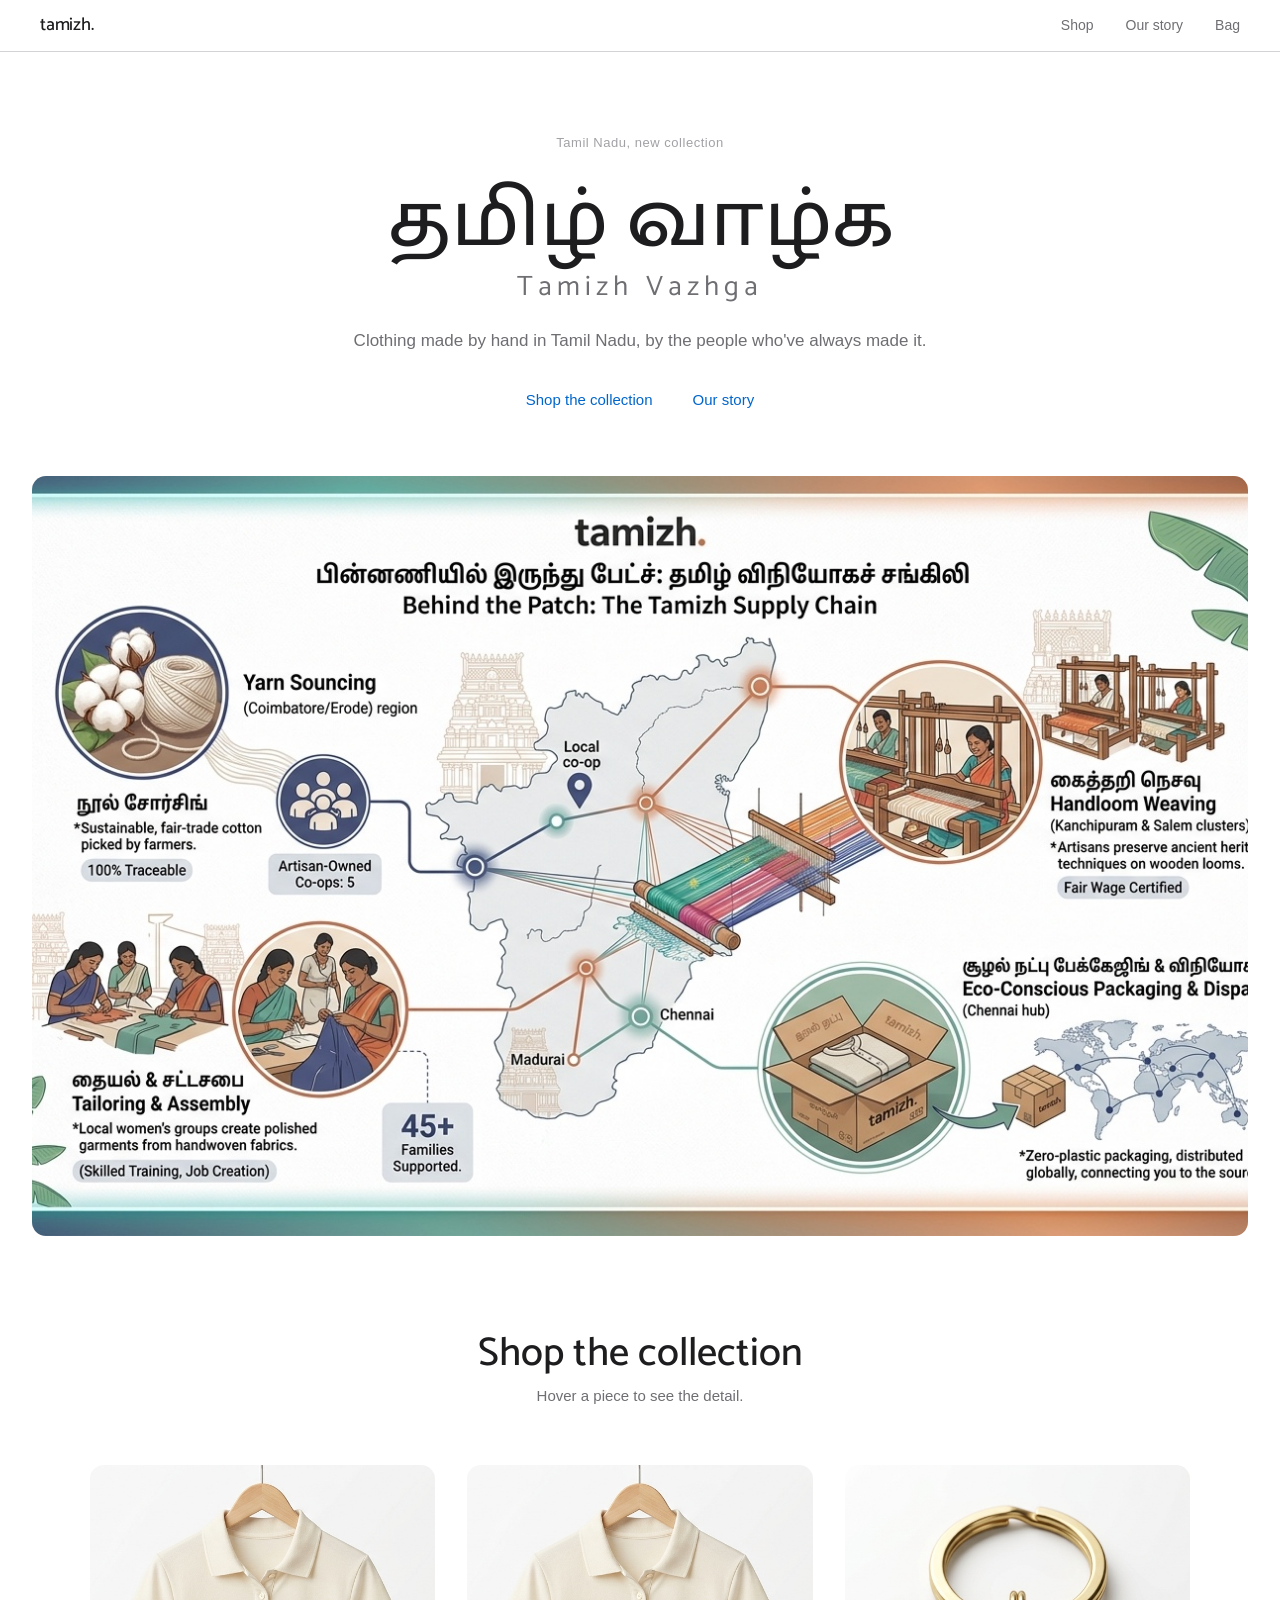
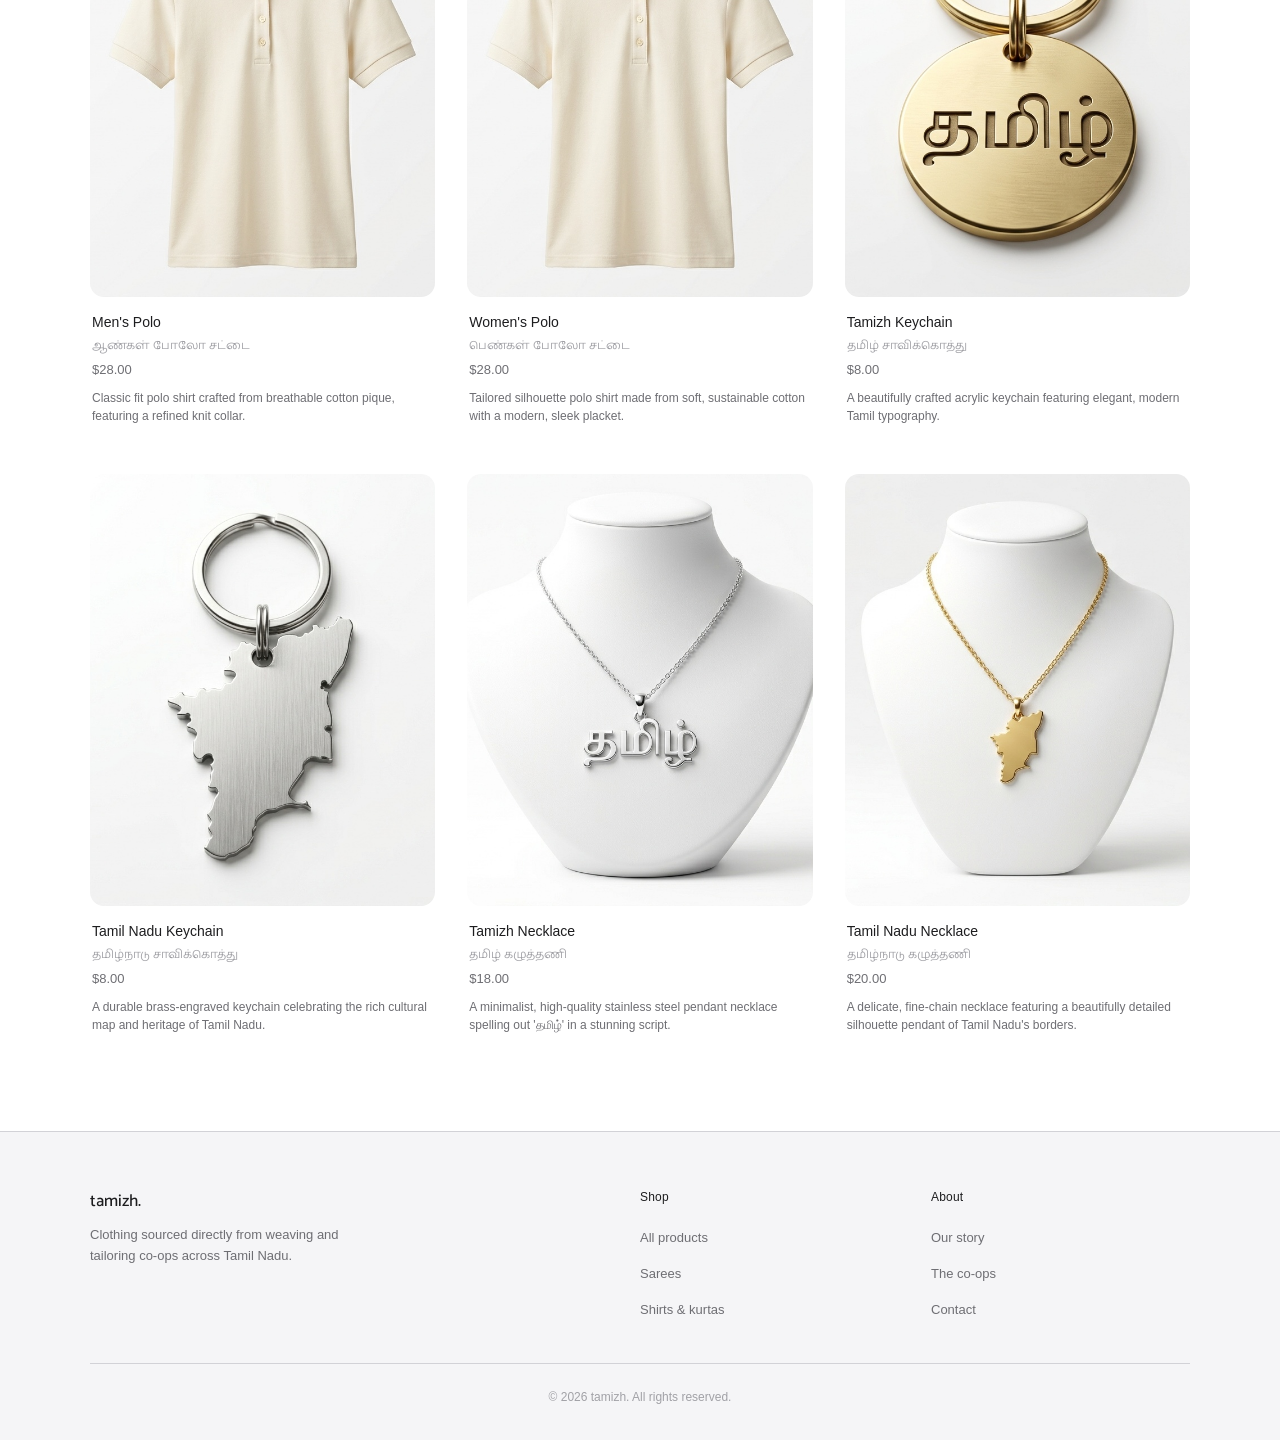
<file: index.html>
<!DOCTYPE html>
<html lang="en">
<head>
  <meta charset="UTF-8">
  <meta name="viewport" content="width=device-width, initial-scale=1.0">
  <meta name="description" content="tamizh. — clothing made by hand in Tamil Nadu, sourced directly from weaving and tailoring co-ops.">
  <title>tamizh. — Clothing from Tamil Nadu</title>
  <link rel="preconnect" href="https://fonts.googleapis.com">
  <link rel="preconnect" href="https://fonts.gstatic.com" crossorigin>
  <link href="https://fonts.googleapis.com/css2?family=Catamaran:wght@400;500&display=swap" rel="stylesheet">
  <link rel="stylesheet" href="styles.css">
</head>
<body>

  <!-- ============ Navigation ============ -->
  <nav class="nav" aria-label="Main navigation">
    <a href="index.html" class="nav-wordmark">tamizh.</a>
    <ul class="nav-links" role="list">
      <li><a href="#shop">Shop</a></li>
      <li><a href="our-story.html">Our story</a></li>
      <li><a href="bag.html">Bag</a></li>
    </ul>
  </nav>

  <main>

    <!-- ============ Hero ============ -->
    <header class="hero">
      <p class="hero-eyebrow">Tamil Nadu, new collection</p>

      <h1 class="hero-headline">
        <span class="line-tamil" lang="ta">தமிழ் வாழ்க</span>
        <span class="line-english" lang="en">Tamizh Vazhga</span>
      </h1>

      <p class="hero-subhead">
        Clothing made by hand in Tamil Nadu, by the people who've always made it.
      </p>

      <div class="hero-ctas">
        <a href="#shop">Shop the collection</a>
        <a href="our-story.html">Our story</a>
      </div>

      <div class="hero-image-wrap">
        <img
          src="images/hero-home.jpg"
          alt="Weavers at their handlooms inside a bright co-op shed in Tamil Nadu, coloured threads stretched across the frame"
          width="2400"
          height="1500">
      </div>
    </header>

    <!-- ============ Shop ============ -->
    <section class="shop" id="shop" aria-labelledby="shop-heading">
      <div class="section-header">
        <h2 class="section-title" id="shop-heading">Shop the collection</h2>
        <p class="section-subtitle">Hover a piece to see the detail.</p>
      </div>

      <div class="product-grid">

        <!-- Men's Polo -->
        <article class="product-card" tabindex="0">
          <div class="card-flip">
            <div class="card-inner">
              <div class="card-face front">
                <img
                  src="images/product-mens-polo.jpg"
                  alt="Men's polo shirt in a classic solid colour, flat lay on a plain white surface showing the knit collar and placket"
                  width="1200"
                  height="1500"
                  loading="lazy">
              </div>
              <div class="card-face back">
                <img
                  src="images/product-mens-polo-detail.jpg"
                  alt="Close-up of the men's polo cotton pique fabric, showing the fine knit texture and refined collar stitching"
                  width="1200"
                  height="1500"
                  loading="lazy">
              </div>
            </div>
          </div>
          <div class="card-meta">
            <p class="card-name">
              Men's Polo
              <span class="card-name-ta" lang="ta">ஆண்கள் போலோ சட்டை</span>
            </p>
            <p class="card-price">$28.00</p>
            <p class="card-desc">Classic fit polo shirt crafted from breathable cotton pique, featuring a refined knit collar.</p>
          </div>
        </article>

        <!-- Women's Polo -->
        <article class="product-card" tabindex="0">
          <div class="card-flip">
            <div class="card-inner">
              <div class="card-face front">
                <img
                  src="images/product-womens-polo.jpg"
                  alt="Women's polo shirt in a clean, tailored silhouette with a sleek placket, against a plain background"
                  width="1200"
                  height="1500"
                  loading="lazy">
              </div>
              <div class="card-face back">
                <img
                  src="images/product-womens-polo-detail.jpg"
                  alt="Close-up of the women's polo sustainable cotton fabric, showing the soft weave and modern placket detail"
                  width="1200"
                  height="1500"
                  loading="lazy">
              </div>
            </div>
          </div>
          <div class="card-meta">
            <p class="card-name">
              Women's Polo
              <span class="card-name-ta" lang="ta">பெண்கள் போலோ சட்டை</span>
            </p>
            <p class="card-price">$28.00</p>
            <p class="card-desc">Tailored silhouette polo shirt made from soft, sustainable cotton with a modern, sleek placket.</p>
          </div>
        </article>

        <!-- Tamizh Keychain -->
        <article class="product-card" tabindex="0">
          <div class="card-flip">
            <div class="card-inner">
              <div class="card-face front">
                <img
                  src="images/product-tamizh-keychain.jpg"
                  alt="Acrylic keychain with the word 'தமிழ்' rendered in elegant modern Tamil script, on a plain surface"
                  width="1200"
                  height="1500"
                  loading="lazy">
              </div>
              <div class="card-face back">
                <img
                  src="images/product-tamizh-keychain-detail.jpg"
                  alt="Close-up of the Tamizh keychain showing the precision-cut acrylic edges and the Tamil typography detail"
                  width="1200"
                  height="1500"
                  loading="lazy">
              </div>
            </div>
          </div>
          <div class="card-meta">
            <p class="card-name">
              Tamizh Keychain
              <span class="card-name-ta" lang="ta">தமிழ் சாவிக்கொத்து</span>
            </p>
            <p class="card-price">$8.00</p>
            <p class="card-desc">A beautifully crafted acrylic keychain featuring elegant, modern Tamil typography.</p>
          </div>
        </article>

        <!-- Tamil Nadu Keychain -->
        <article class="product-card" tabindex="0">
          <div class="card-flip">
            <div class="card-inner">
              <div class="card-face front">
                <img
                  src="images/product-tamilnadu-keychain.jpg"
                  alt="Brass-engraved keychain showing a map silhouette of Tamil Nadu, laid on a plain surface"
                  width="1200"
                  height="1500"
                  loading="lazy">
              </div>
              <div class="card-face back">
                <img
                  src="images/product-tamilnadu-keychain-detail.jpg"
                  alt="Close-up of the Tamil Nadu keychain showing the engraved brass detail and map outline"
                  width="1200"
                  height="1500"
                  loading="lazy">
              </div>
            </div>
          </div>
          <div class="card-meta">
            <p class="card-name">
              Tamil Nadu Keychain
              <span class="card-name-ta" lang="ta">தமிழ்நாடு சாவிக்கொத்து</span>
            </p>
            <p class="card-price">$8.00</p>
            <p class="card-desc">A durable brass-engraved keychain celebrating the rich cultural map and heritage of Tamil Nadu.</p>
          </div>
        </article>

        <!-- Tamizh Necklace -->
        <article class="product-card" tabindex="0">
          <div class="card-flip">
            <div class="card-inner">
              <div class="card-face front">
                <img
                  src="images/product-tamizh-necklace.jpg"
                  alt="Minimalist stainless steel pendant necklace spelling 'தமிழ்' in Tamil script, against a plain background"
                  width="1200"
                  height="1500"
                  loading="lazy">
              </div>
              <div class="card-face back">
                <img
                  src="images/product-tamizh-necklace-detail.jpg"
                  alt="Close-up of the Tamizh necklace pendant showing the fine stainless steel finish and Tamil script lettering"
                  width="1200"
                  height="1500"
                  loading="lazy">
              </div>
            </div>
          </div>
          <div class="card-meta">
            <p class="card-name">
              Tamizh Necklace
              <span class="card-name-ta" lang="ta">தமிழ் கழுத்தணி</span>
            </p>
            <p class="card-price">$18.00</p>
            <p class="card-desc">A minimalist, high-quality stainless steel pendant necklace spelling out 'தமிழ்' in a stunning script.</p>
          </div>
        </article>

        <!-- Tamil Nadu Necklace -->
        <article class="product-card" tabindex="0">
          <div class="card-flip">
            <div class="card-inner">
              <div class="card-face front">
                <img
                  src="images/product-tamilnadu-necklace.jpg"
                  alt="Fine-chain necklace with a detailed Tamil Nadu map silhouette pendant, laid flat on a plain surface"
                  width="1200"
                  height="1500"
                  loading="lazy">
              </div>
              <div class="card-face back">
                <img
                  src="images/product-tamilnadu-necklace-detail.jpg"
                  alt="Close-up of the Tamil Nadu necklace pendant showing the intricate border silhouette and delicate chain"
                  width="1200"
                  height="1500"
                  loading="lazy">
              </div>
            </div>
          </div>
          <div class="card-meta">
            <p class="card-name">
              Tamil Nadu Necklace
              <span class="card-name-ta" lang="ta">தமிழ்நாடு கழுத்தணி</span>
            </p>
            <p class="card-price">$20.00</p>
            <p class="card-desc">A delicate, fine-chain necklace featuring a beautifully detailed silhouette pendant of Tamil Nadu's borders.</p>
          </div>
        </article>

      </div><!-- /.product-grid -->
    </section>

  </main>

  <!-- ============ Footer ============ -->
  <footer>
    <div class="footer-inner">
      <div class="footer-brand">
        <span class="wordmark">tamizh.</span>
        <p>Clothing sourced directly from weaving and tailoring co-ops across Tamil Nadu.</p>
      </div>

      <nav class="footer-col" aria-label="Shop links">
        <h4>Shop</h4>
        <ul role="list">
          <li><a href="index.html#shop">All products</a></li>
          <li><a href="index.html#shop">Sarees</a></li>
          <li><a href="index.html#shop">Shirts &amp; kurtas</a></li>
        </ul>
      </nav>

      <nav class="footer-col" aria-label="About links">
        <h4>About</h4>
        <ul role="list">
          <li><a href="our-story.html">Our story</a></li>
          <li><a href="our-story.html">The co-ops</a></li>
          <li><a href="mailto:hello@tamizh.in">Contact</a></li>
        </ul>
      </nav>
    </div>
    <p class="footer-copy">&copy; 2026 tamizh. All rights reserved.</p>
  </footer>

  <script src="script.js"></script>
</body>
</html>
</file>
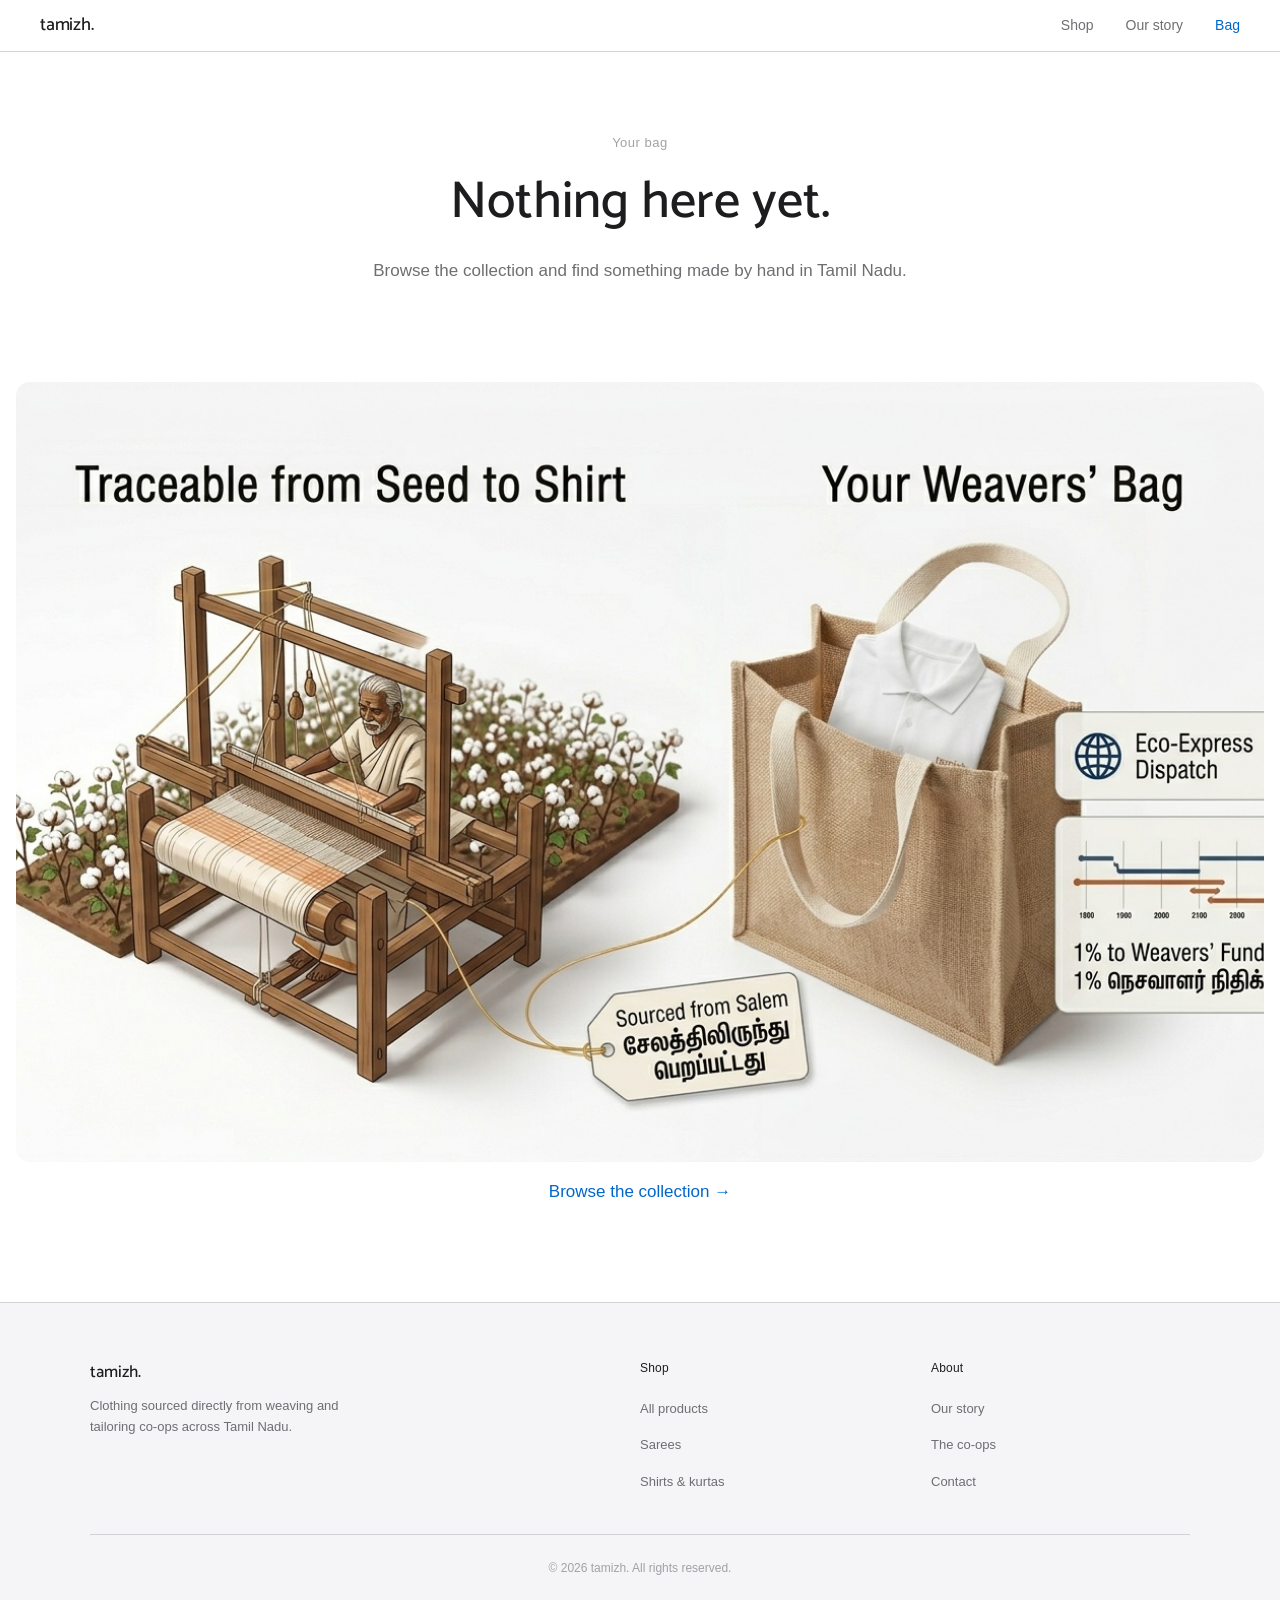
<file: bag.html>
<!DOCTYPE html>
<html lang="en">
<head>
  <meta charset="UTF-8">
  <meta name="viewport" content="width=device-width, initial-scale=1.0">
  <meta name="description" content="Your bag — tamizh.">
  <title>Bag — tamizh.</title>
  <link rel="preconnect" href="https://fonts.googleapis.com">
  <link rel="preconnect" href="https://fonts.gstatic.com" crossorigin>
  <link href="https://fonts.googleapis.com/css2?family=Catamaran:wght@400;500&display=swap" rel="stylesheet">
  <link rel="stylesheet" href="styles.css">
</head>
<body>

  <!-- ============ Navigation ============ -->
  <nav class="nav" aria-label="Main navigation">
    <a href="index.html" class="nav-wordmark">tamizh.</a>
    <ul class="nav-links" role="list">
      <li><a href="index.html#shop">Shop</a></li>
      <li><a href="our-story.html">Our story</a></li>
      <li><a href="bag.html" aria-current="page">Bag</a></li>
    </ul>
  </nav>

  <main>

    <!-- ============ Header ============ -->
    <header class="story-header">
      <p class="story-eyebrow">Your bag</p>
      <h1 class="story-headline">Nothing here yet.</h1>
      <p class="story-subhead">
        Browse the collection and find something made by hand in Tamil Nadu.
      </p>
    </header>

    <!-- ============ Hero Image ============ -->
    <div class="story-hero-wrap">
      <img
        src="images/hero-bag.jpg"
        alt="Handwoven cotton tote and folded garments arranged on a plain surface, representing the tamizh. collection"
        width="1408"
        height="768">
    </div>

    <!-- ============ CTA ============ -->
    <div class="story-closing">
      <a href="index.html#shop">Browse the collection →</a>
    </div>

  </main>

  <!-- ============ Footer ============ -->
  <footer>
    <div class="footer-inner">
      <div class="footer-brand">
        <span class="wordmark">tamizh.</span>
        <p>Clothing sourced directly from weaving and tailoring co-ops across Tamil Nadu.</p>
      </div>

      <nav class="footer-col" aria-label="Shop links">
        <h4>Shop</h4>
        <ul role="list">
          <li><a href="index.html#shop">All products</a></li>
          <li><a href="index.html#shop">Sarees</a></li>
          <li><a href="index.html#shop">Shirts &amp; kurtas</a></li>
        </ul>
      </nav>

      <nav class="footer-col" aria-label="About links">
        <h4>About</h4>
        <ul role="list">
          <li><a href="our-story.html">Our story</a></li>
          <li><a href="our-story.html">The co-ops</a></li>
          <li><a href="mailto:hello@tamizh.in">Contact</a></li>
        </ul>
      </nav>
    </div>
    <p class="footer-copy">&copy; 2026 tamizh. All rights reserved.</p>
  </footer>

  <script src="script.js"></script>
</body>
</html>
</file>
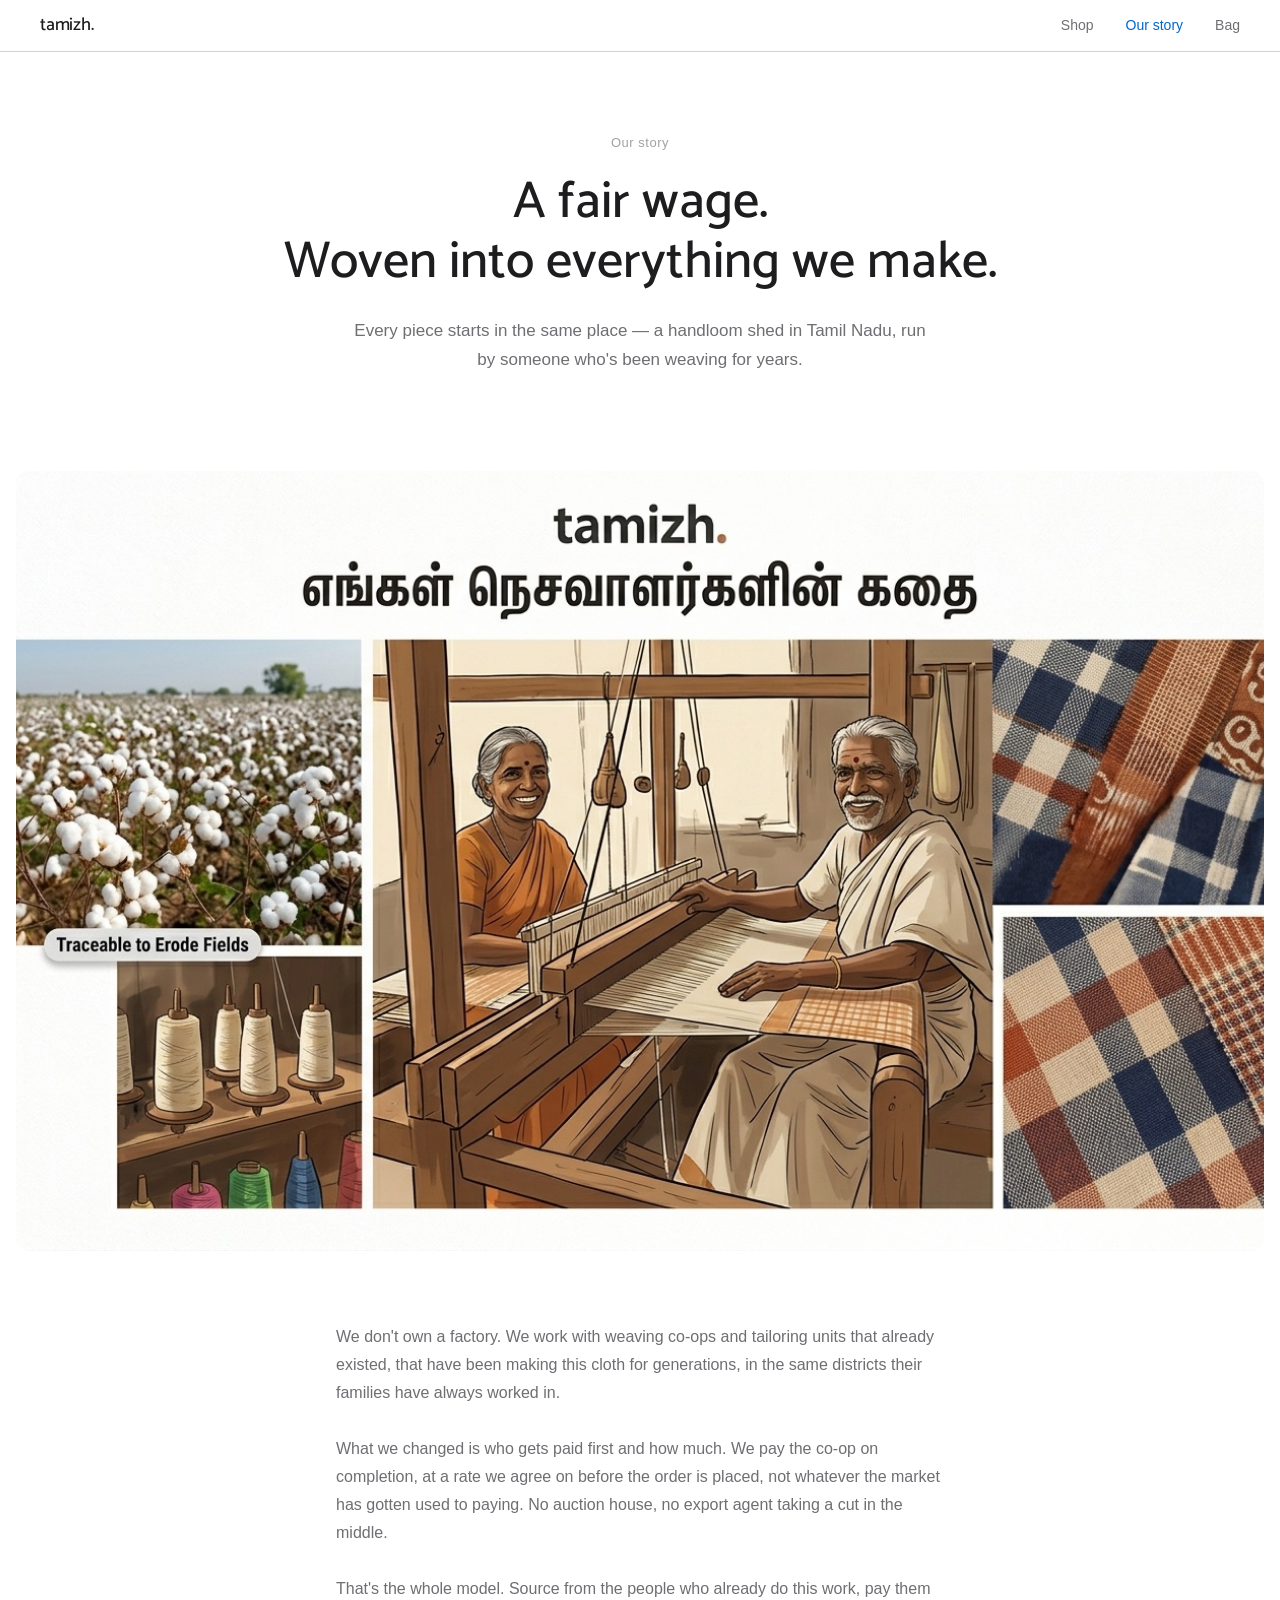
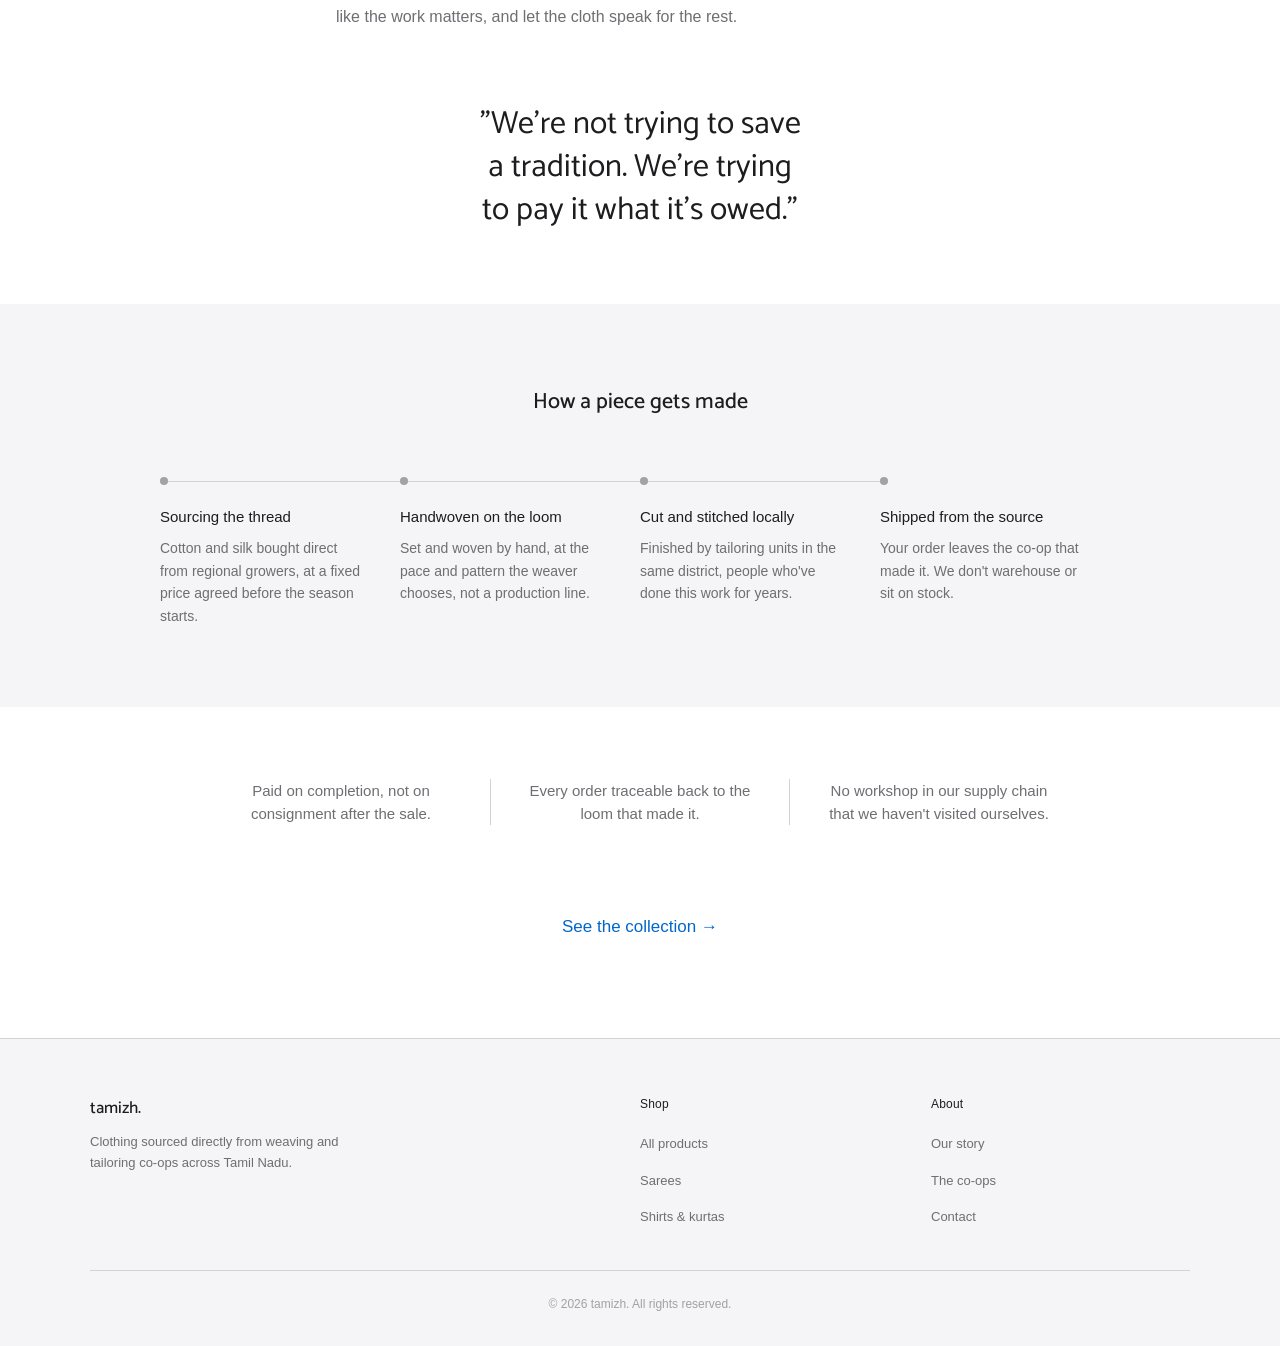
<file: our-story.html>
<!DOCTYPE html>
<html lang="en">
<head>
  <meta charset="UTF-8">
  <meta name="viewport" content="width=device-width, initial-scale=1.0">
  <meta name="description" content="How tamizh. works — sourcing cloth directly from weaving and tailoring co-ops in Tamil Nadu, paying first, no middlemen.">
  <title>Our story — tamizh.</title>
  <link rel="preconnect" href="https://fonts.googleapis.com">
  <link rel="preconnect" href="https://fonts.gstatic.com" crossorigin>
  <link href="https://fonts.googleapis.com/css2?family=Catamaran:wght@400;500&display=swap" rel="stylesheet">
  <link rel="stylesheet" href="styles.css">
</head>
<body>

  <!-- ============ Navigation ============ -->
  <nav class="nav" aria-label="Main navigation">
    <a href="index.html" class="nav-wordmark">tamizh.</a>
    <ul class="nav-links" role="list">
      <li><a href="index.html#shop">Shop</a></li>
      <li><a href="our-story.html" aria-current="page">Our story</a></li>
      <li><a href="bag.html">Bag</a></li>
    </ul>
  </nav>

  <main>

    <!-- ============ Story Header ============ -->
    <header class="story-header">
      <p class="story-eyebrow">Our story</p>

      <h1 class="story-headline">
        A fair wage.<br>
        Woven into everything we make.
      </h1>

      <p class="story-subhead">
        Every piece starts in the same place — a handloom shed in Tamil Nadu,
        run by someone who's been weaving for years.
      </p>
    </header>

    <!-- ============ Story Hero Image ============ -->
    <div class="story-hero-wrap">
      <img
        src="images/hero-story.jpg"
        alt="Interior of a Tamil Nadu handloom shed at golden hour, a weaver's hands pulling threads across the loom"
        width="2400"
        height="1500">
    </div>

    <!-- ============ Body Copy ============ -->
    <div class="story-body">
      <p>
        We don't own a factory. We work with weaving co-ops and tailoring units that already existed,
        that have been making this cloth for generations, in the same districts their families
        have always worked in.
      </p>
      <p>
        What we changed is who gets paid first and how much. We pay the co-op on completion,
        at a rate we agree on before the order is placed, not whatever the market has gotten
        used to paying. No auction house, no export agent taking a cut in the middle.
      </p>
      <p>
        That's the whole model. Source from the people who already do this work, pay them like
        the work matters, and let the cloth speak for the rest.
      </p>
    </div>

    <!-- ============ Pull Quote ============ -->
    <blockquote class="pull-quote">
      "We're not trying to save a tradition. We're trying to pay it what it's owed."
    </blockquote>

    <!-- ============ Process Steps ============ -->
    <section class="process" aria-labelledby="process-heading">
      <h2 class="process-title" id="process-heading">How a piece gets made</h2>

      <ol class="steps" role="list">
        <li class="step">
          <h3 class="step-title">Sourcing the thread</h3>
          <p class="step-desc">
            Cotton and silk bought direct from regional growers, at a fixed price agreed
            before the season starts.
          </p>
        </li>
        <li class="step">
          <h3 class="step-title">Handwoven on the loom</h3>
          <p class="step-desc">
            Set and woven by hand, at the pace and pattern the weaver chooses,
            not a production line.
          </p>
        </li>
        <li class="step">
          <h3 class="step-title">Cut and stitched locally</h3>
          <p class="step-desc">
            Finished by tailoring units in the same district, people who've done
            this work for years.
          </p>
        </li>
        <li class="step">
          <h3 class="step-title">Shipped from the source</h3>
          <p class="step-desc">
            Your order leaves the co-op that made it. We don't warehouse or sit on stock.
          </p>
        </li>
      </ol>
    </section>

    <!-- ============ Statement Lines ============ -->
    <section class="statements" aria-label="Our commitments">
      <p class="statement">Paid on completion, not on consignment after the sale.</p>
      <p class="statement">Every order traceable back to the loom that made it.</p>
      <p class="statement">No workshop in our supply chain that we haven't visited ourselves.</p>
    </section>

    <!-- ============ Closing CTA ============ -->
    <div class="story-closing">
      <a href="index.html#shop">See the collection →</a>
    </div>

  </main>

  <!-- ============ Footer ============ -->
  <footer>
    <div class="footer-inner">
      <div class="footer-brand">
        <span class="wordmark">tamizh.</span>
        <p>Clothing sourced directly from weaving and tailoring co-ops across Tamil Nadu.</p>
      </div>

      <nav class="footer-col" aria-label="Shop links">
        <h4>Shop</h4>
        <ul role="list">
          <li><a href="index.html#shop">All products</a></li>
          <li><a href="index.html#shop">Sarees</a></li>
          <li><a href="index.html#shop">Shirts &amp; kurtas</a></li>
        </ul>
      </nav>

      <nav class="footer-col" aria-label="About links">
        <h4>About</h4>
        <ul role="list">
          <li><a href="our-story.html">Our story</a></li>
          <li><a href="our-story.html">The co-ops</a></li>
          <li><a href="mailto:hello@tamizh.in">Contact</a></li>
        </ul>
      </nav>
    </div>
    <p class="footer-copy">&copy; 2026 tamizh. All rights reserved.</p>
  </footer>

  <script src="script.js"></script>
</body>
</html>
</file>
<file: styles.css>
/* ============================================================
   tamizh. — Shared Styles
   ============================================================ */

/* --- 1. Custom Properties ---------------------------------- */
:root {
  --bg:             #ffffff;
  --bg-muted:       #f5f5f7;
  --text-primary:   #1d1d1f;
  --text-secondary: #6e6e73;
  --text-tertiary:  #a1a1a6;
  --accent:         #0066cc;
  --border:         #d2d2d7;

  --radius-img: 14px;
  --max-prose:  660px;
  --nav-h:      52px;
}

/* --- 2. Reset & Base --------------------------------------- */
*,
*::before,
*::after {
  box-sizing: border-box;
  margin: 0;
  padding: 0;
}

html {
  font-size: 16px;
  scroll-behavior: smooth;
}

@media (prefers-reduced-motion: reduce) {
  html { scroll-behavior: auto; }
}

body {
  font-family: -apple-system, BlinkMacSystemFont, "Segoe UI", Roboto, sans-serif;
  background-color: var(--bg);
  color: var(--text-primary);
  line-height: 1.65;
  -webkit-font-smoothing: antialiased;
  -moz-osx-font-smoothing: grayscale;
}

img {
  display: block;
  max-width: 100%;
  height: auto;
}

ul, ol { list-style: none; }

a {
  color: var(--accent);
  text-decoration: none;
}

a:hover { text-decoration: underline; }

/* --- 3. Navigation ----------------------------------------- */
.nav {
  display: flex;
  align-items: center;
  justify-content: space-between;
  height: var(--nav-h);
  padding: 0 2.5rem;
  border-bottom: 1px solid var(--border);
  position: sticky;
  top: 0;
  z-index: 100;
  background-color: rgba(255, 255, 255, 0.88);
  backdrop-filter: saturate(180%) blur(12px);
  -webkit-backdrop-filter: saturate(180%) blur(12px);
}

.nav-wordmark {
  font-family: 'Catamaran', -apple-system, sans-serif;
  font-weight: 500;
  font-size: 1.125rem;
  color: var(--text-primary);
  text-decoration: none;
  letter-spacing: -0.01em;
}

.nav-wordmark:hover { text-decoration: none; }

.nav-links {
  display: flex;
  align-items: center;
  gap: 2rem;
}

.nav-links a {
  font-size: 0.875rem;
  color: var(--text-secondary);
  text-decoration: none;
  transition: color 0.15s;
}

.nav-links a:hover {
  color: var(--text-primary);
  text-decoration: none;
}

.nav-links a:focus-visible {
  outline: 2px solid var(--accent);
  outline-offset: 3px;
  border-radius: 2px;
}

.nav-links a[aria-current="page"] { color: var(--accent); }

/* --- 4. Hero (Home) ---------------------------------------- */
.hero {
  padding: 5rem 1rem 0;
  text-align: center;
}

.hero-eyebrow {
  font-size: 0.8125rem;
  color: var(--text-tertiary);
  letter-spacing: 0.04em;
  margin-bottom: 1.75rem;
}

.hero-headline {
  font-family: 'Catamaran', -apple-system, sans-serif;
  margin-bottom: 1.5rem;
  line-height: 1.05;
}

.hero-headline .line-tamil {
  display: block;
  font-size: clamp(2.75rem, 8vw, 5rem);
  font-weight: 500;
  color: var(--text-primary);
}

.hero-headline .line-english {
  display: block;
  font-size: clamp(1.125rem, 3vw, 1.75rem);
  font-weight: 400;
  letter-spacing: 0.18em;
  color: var(--text-secondary);
  margin-top: 0.5rem;
}

.hero-subhead {
  font-size: 1.0625rem;
  color: var(--text-secondary);
  max-width: var(--max-prose);
  margin: 0 auto 2rem;
  line-height: 1.7;
}

.hero-ctas {
  display: flex;
  justify-content: center;
  gap: 2.5rem;
  margin-bottom: 4rem;
  font-size: 0.9375rem;
}

.hero-ctas a:focus-visible {
  outline: 2px solid var(--accent);
  outline-offset: 3px;
  border-radius: 2px;
}

.hero-image-wrap {
  width: calc(100% - 2rem);
  max-width: 1400px;
  margin: 0 auto;
}

.hero-image-wrap img {
  width: 100%;
  aspect-ratio: 16 / 10;
  object-fit: cover;
  border-radius: var(--radius-img);
  background-color: var(--bg-muted);
}

/* --- 5. Shared Section Headings ---------------------------- */
.section-header {
  text-align: center;
  margin-bottom: 3.5rem;
}

.section-title {
  font-family: 'Catamaran', -apple-system, sans-serif;
  font-size: clamp(1.75rem, 4vw, 2.5rem);
  font-weight: 500;
  color: var(--text-primary);
  margin-bottom: 0.5rem;
  line-height: 1.1;
}

.section-subtitle {
  font-size: 0.9375rem;
  color: var(--text-secondary);
}

/* --- 6. Shop Section --------------------------------------- */
.shop {
  padding: 6rem 1.5rem;
  scroll-margin-top: calc(var(--nav-h) + 0.5rem);
}

.product-grid {
  display: grid;
  grid-template-columns: repeat(3, 1fr);
  gap: 3rem 2rem;
  max-width: 1100px;
  margin: 0 auto;
}

/* --- 7. Product Card (3-D flip) ---------------------------- */
.product-card {
  cursor: pointer;
}

.product-card:focus-visible {
  outline: 2px solid var(--accent);
  outline-offset: 6px;
  border-radius: calc(var(--radius-img) + 4px);
}

.card-flip {
  perspective: 1200px;
  aspect-ratio: 4 / 5;
  position: relative;
}

.card-inner {
  position: absolute;
  inset: 0;
  transform-style: preserve-3d;
  transition: transform 0.55s ease;
  border-radius: var(--radius-img);
}

/* Hover (mouse) — only on devices that support hover */
@media (hover: hover) {
  .product-card:hover .card-inner {
    transform: rotateY(180deg);
  }
}

/* Focus (keyboard) — always on */
.product-card:focus-within .card-inner {
  transform: rotateY(180deg);
}

/* Touch / JS toggle */
.product-card.is-flipped .card-inner {
  transform: rotateY(180deg);
}

.card-face {
  position: absolute;
  inset: 0;
  border-radius: var(--radius-img);
  overflow: hidden;
  background-color: var(--bg-muted);
  backface-visibility: hidden;
  -webkit-backface-visibility: hidden;
}

.card-face.back {
  transform: rotateY(180deg);
}

.card-face img {
  width: 100%;
  height: 100%;
  object-fit: cover;
}

.card-meta {
  margin-top: 0.875rem;
  padding: 0 0.125rem;
}

.card-name {
  font-size: 0.875rem;
  font-weight: 500;
  color: var(--text-primary);
  margin-bottom: 0.2rem;
}

.card-price {
  font-size: 0.8125rem;
  color: var(--text-secondary);
}

.card-name-ta {
  display: block;
  font-family: 'Catamaran', -apple-system, sans-serif;
  font-size: 0.75rem;
  font-weight: 400;
  color: var(--text-tertiary);
  margin-top: 0.15rem;
}

.card-desc {
  font-size: 0.75rem;
  color: var(--text-secondary);
  line-height: 1.55;
  margin-top: 0.5rem;
}

/* --- 8. Reduced-motion card override ----------------------- */
@media (prefers-reduced-motion: reduce) {
  .card-inner {
    transform: none !important;
    transition: none;
  }

  .card-face {
    backface-visibility: visible;
    -webkit-backface-visibility: visible;
    transition: opacity 0.1s ease;
  }

  .card-face.back {
    transform: none;
    opacity: 0;
  }

  .product-card:hover .card-face.front,
  .product-card:focus-within .card-face.front,
  .product-card.is-flipped .card-face.front {
    opacity: 0;
  }

  .product-card:hover .card-face.back,
  .product-card:focus-within .card-face.back,
  .product-card.is-flipped .card-face.back {
    opacity: 1;
  }
}

/* --- 9. Footer --------------------------------------------- */
footer {
  background-color: var(--bg-muted);
  border-top: 1px solid var(--border);
  padding: 3.5rem 2.5rem 2rem;
}

.footer-inner {
  display: grid;
  grid-template-columns: 2fr 1fr 1fr;
  gap: 2rem;
  max-width: 1100px;
  margin: 0 auto;
}

.footer-brand .wordmark {
  font-family: 'Catamaran', -apple-system, sans-serif;
  font-weight: 500;
  font-size: 1.05rem;
  color: var(--text-primary);
  display: block;
  margin-bottom: 0.6rem;
}

.footer-brand p {
  font-size: 0.8125rem;
  color: var(--text-secondary);
  max-width: 280px;
  line-height: 1.6;
}

.footer-col h4 {
  font-size: 0.75rem;
  font-weight: 500;
  color: var(--text-primary);
  margin-bottom: 1rem;
  letter-spacing: 0.015em;
}

.footer-col ul {
  display: flex;
  flex-direction: column;
  gap: 0.625rem;
}

.footer-col a {
  font-size: 0.8125rem;
  color: var(--text-secondary);
  text-decoration: none;
}

.footer-col a:hover { color: var(--accent); }

.footer-col a:focus-visible {
  outline: 2px solid var(--accent);
  outline-offset: 2px;
  border-radius: 2px;
}

.footer-copy {
  max-width: 1100px;
  margin: 2.5rem auto 0;
  padding-top: 1.5rem;
  border-top: 1px solid var(--border);
  font-size: 0.75rem;
  color: var(--text-tertiary);
  text-align: center;
}

/* --- 10. Our Story: Header --------------------------------- */
.story-header {
  padding: 5rem 1rem 3rem;
  text-align: center;
}

.story-eyebrow {
  font-size: 0.8125rem;
  color: var(--text-tertiary);
  letter-spacing: 0.04em;
  margin-bottom: 1.25rem;
}

.story-headline {
  font-family: 'Catamaran', -apple-system, sans-serif;
  font-size: clamp(2rem, 5vw, 3.25rem);
  font-weight: 500;
  color: var(--text-primary);
  line-height: 1.15;
  margin-bottom: 1.5rem;
}

.story-subhead {
  font-size: 1.0625rem;
  color: var(--text-secondary);
  max-width: 580px;
  margin: 0 auto;
  line-height: 1.7;
}

/* --- 11. Our Story: Hero Image ----------------------------- */
.story-hero-wrap {
  width: calc(100% - 2rem);
  max-width: 1400px;
  margin: 3rem auto 0;
}

.story-hero-wrap img {
  width: 100%;
  aspect-ratio: 16 / 10;
  object-fit: cover;
  border-radius: var(--radius-img);
  background-color: var(--bg-muted);
}

/* --- 12. Our Story: Body Copy ------------------------------ */
.story-body {
  max-width: 640px;
  margin: 0 auto;
  padding: 4.5rem 1rem;
}

.story-body p {
  font-size: 1rem;
  color: var(--text-secondary);
  line-height: 1.75;
  margin-bottom: 1.75rem;
}

.story-body p:last-child { margin-bottom: 0; }

/* --- 13. Pull Quote ---------------------------------------- */
.pull-quote {
  font-family: 'Catamaran', -apple-system, sans-serif;
  font-size: clamp(1.5rem, 4vw, 2rem);
  font-weight: 400;
  color: var(--text-primary);
  text-align: center;
  max-width: 360px;
  margin: 0 auto 4.5rem;
  line-height: 1.35;
  padding: 0 1rem;
}

/* --- 14. Process Steps ------------------------------------- */
.process {
  background-color: var(--bg-muted);
  padding: 5rem 2rem;
}

.process-title {
  font-family: 'Catamaran', -apple-system, sans-serif;
  font-size: clamp(1.125rem, 2.5vw, 1.375rem);
  font-weight: 500;
  text-align: center;
  color: var(--text-primary);
  margin-bottom: 3.5rem;
}

.steps {
  display: flex;
  max-width: 960px;
  margin: 0 auto;
}

.step {
  flex: 1;
  position: relative;
  padding: 1.75rem 2rem 0 0;
}

/* Dot */
.step::before {
  content: '';
  position: absolute;
  top: 0;
  left: 0;
  width: 8px;
  height: 8px;
  border-radius: 50%;
  background-color: var(--text-tertiary);
  z-index: 1;
}

/* Connecting line (right of dot, to right edge of step — except last) */
.step:not(:last-child)::after {
  content: '';
  position: absolute;
  top: 4px; /* vertical center of the 8 px dot */
  left: 8px;
  right: 0;
  height: 1px;
  background-color: var(--border);
}

.step-title {
  font-weight: 500;
  font-size: 0.9375rem;
  color: var(--text-primary);
  margin-bottom: 0.5rem;
}

.step-desc {
  font-size: 0.875rem;
  color: var(--text-secondary);
  line-height: 1.6;
  padding-right: 0.5rem;
}

/* --- 15. Statement Lines ----------------------------------- */
.statements {
  display: flex;
  align-items: stretch;
  max-width: 960px;
  margin: 0 auto;
  padding: 4.5rem 2rem;
}

.statement {
  flex: 1;
  text-align: center;
  font-size: 0.9375rem;
  color: var(--text-secondary);
  line-height: 1.55;
  padding: 0 2rem;
}

.statement + .statement {
  border-left: 1px solid var(--border);
}

/* --- 16. Story Closing ------------------------------------- */
.story-closing {
  text-align: center;
  padding: 1rem 1rem 6rem;
}

.story-closing a {
  font-size: 1.0625rem;
  color: var(--accent);
}

.story-closing a:focus-visible {
  outline: 2px solid var(--accent);
  outline-offset: 3px;
  border-radius: 2px;
}

/* --- 17. Responsive ---------------------------------------- */
@media (max-width: 860px) {
  .product-grid {
    grid-template-columns: repeat(2, 1fr);
  }

  .footer-inner {
    grid-template-columns: 1fr 1fr;
  }

  .footer-brand {
    grid-column: 1 / -1;
  }

  .steps {
    flex-wrap: wrap;
    gap: 2.5rem 0;
  }

  .step {
    flex: 0 0 50%;
  }

  /* hide horizontal connectors when steps wrap to 2×2 */
  .step::after { display: none; }
}

@media (max-width: 600px) {
  .nav {
    padding: 0 1.25rem;
  }

  .nav-links {
    gap: 1.25rem;
  }

  .hero {
    padding: 3rem 1rem 0;
  }

  .hero-image-wrap {
    width: calc(100% - 1rem);
  }

  .shop {
    padding: 4rem 1rem;
  }

  .product-grid {
    grid-template-columns: 1fr;
    max-width: 420px;
    margin-left: auto;
    margin-right: auto;
    gap: 2.5rem;
  }

  .footer-inner {
    grid-template-columns: 1fr;
  }

  .story-header {
    padding: 3rem 1rem 2rem;
  }

  .story-hero-wrap {
    width: calc(100% - 1rem);
  }

  .steps {
    flex-direction: column;
    gap: 2.25rem;
  }

  .step {
    flex: none;
    padding: 0 0 0 1.5rem;
  }

  /* Reposition dot for vertical layout */
  .step::before {
    top: 0.2rem;
  }

  .process {
    padding: 3.5rem 1.5rem;
  }

  .statements {
    flex-direction: column;
    padding: 3rem 1.5rem;
  }

  .statement {
    padding: 1.5rem 0;
    border-left: none !important;
    border-top: 1px solid var(--border);
  }

  .statement:first-child {
    border-top: none;
    padding-top: 0;
  }

  .statement:last-child {
    padding-bottom: 0;
  }
}

@media (max-width: 390px) {
  .nav-links {
    gap: 1rem;
  }

  .nav-links a {
    font-size: 0.8125rem;
  }

  .hero-ctas {
    gap: 1.5rem;
    font-size: 0.875rem;
  }
}
</file>
